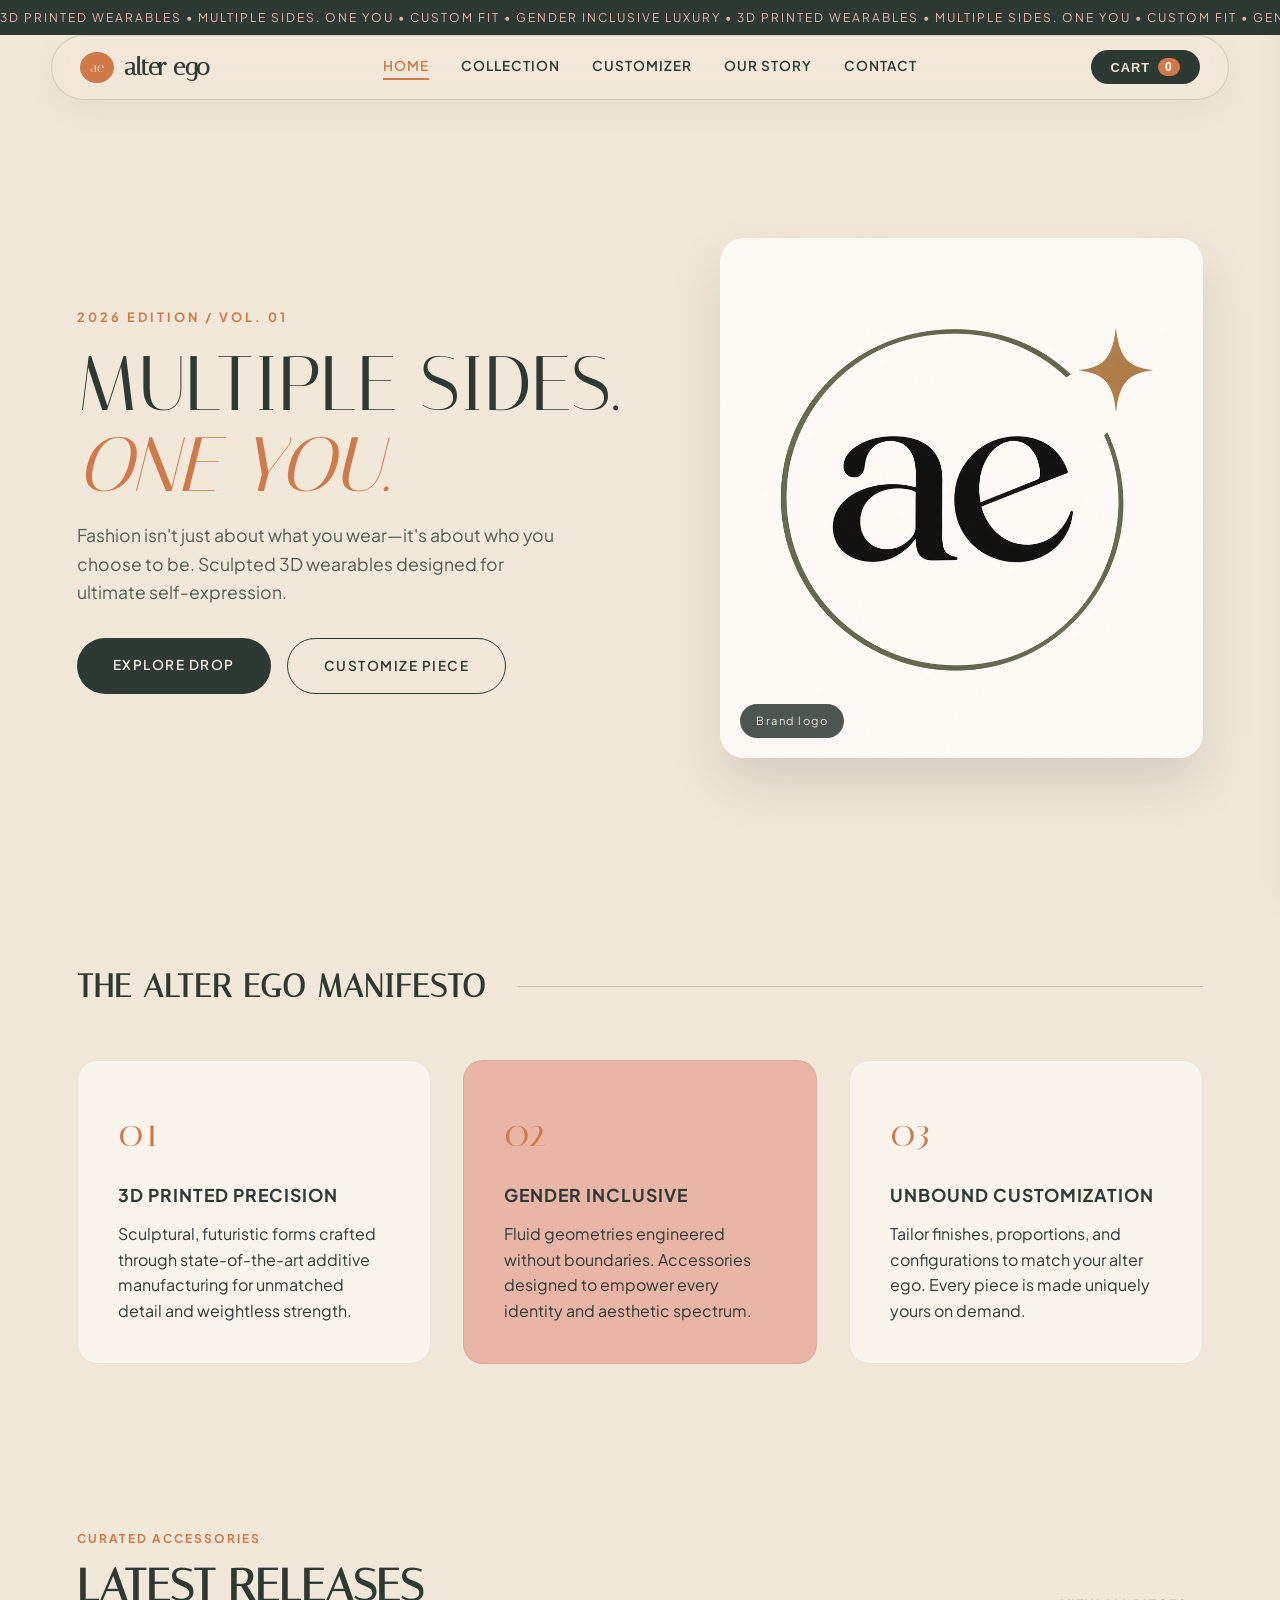
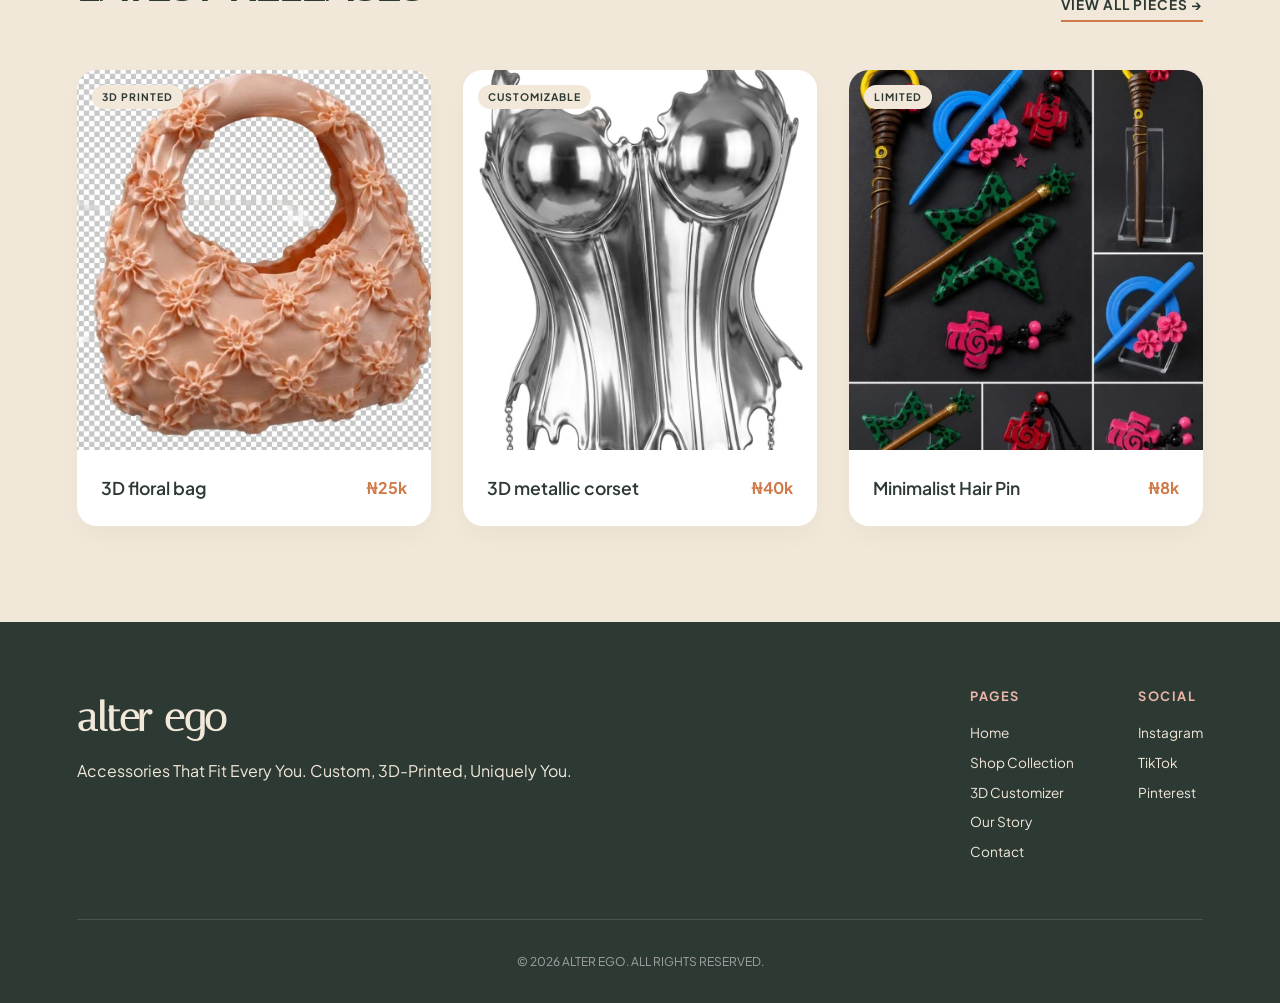
<file: index.html>
<!DOCTYPE html>
<html lang="en">
<head>
  <meta charset="UTF-8">
  <meta name="viewport" content="width=device-width, initial-scale=1.0">
  <title>ALTER EGO — 3D Luxury Wearables</title>
  
  <link rel="preconnect" href="https://fonts.googleapis.com">
  <link rel="preconnect" href="https://fonts.gstatic.com" crossorigin>
  <link href="https://fonts.googleapis.com/css2?family=Italiana&family=Plus+Jakarta+Sans:wght@300;400;500;700&display=swap" rel="stylesheet">
  
  <link rel="stylesheet" href="styles.css">
</head>
<body class="page-fade-in">

  <div class="ticker-wrap">
    <div class="ticker">
      <span>3D PRINTED WEARABLES &bull; MULTIPLE SIDES. ONE YOU &bull; CUSTOM FIT &bull; GENDER INCLUSIVE LUXURY &bull; </span>
      <span>3D PRINTED WEARABLES &bull; MULTIPLE SIDES. ONE YOU &bull; CUSTOM FIT &bull; GENDER INCLUSIVE LUXURY &bull; </span>
    </div>
  </div>

  <header class="floating-nav">
    <a href="index.html" class="brand-logo">
      <span class="logo-mark">ae</span>
      <span class="logo-text">alter ego</span>
    </a>

    <button class="mobile-menu-toggle" id="mobileMenuToggle" aria-label="Toggle menu">
      <span></span>
      <span></span>
      <span></span>
    </button>

    <nav class="nav-links" id="navLinks">
      <a href="index.html" class="active">Home</a>
      <a href="shop.html">Collection</a>
      <a href="customizer.html">Customizer</a>
      <a href="story.html">Our Story</a>
      <a href="contact.html">Contact</a>
    </nav>

    <div class="nav-actions">
      <button class="cart-trigger" id="cartBtn">
        CART <span class="cart-badge" id="cartCount">0</span>
      </button>
    </div>
  </header>

  <main>
    <section class="hero-section">
      <div class="hero-content">
        <span class="hero-tag">2026 EDITION / VOL. 01</span>
        <h1 class="hero-title">MULTIPLE SIDES.<br><em>ONE YOU.</em></h1>
        <p class="hero-description">
          Fashion isn't just about what you wear—it's about who you choose to be. 
          Sculpted 3D wearables designed for ultimate self-expression.
        </p>
        <div class="hero-actions">
          <a href="shop.html" class="btn-primary">EXPLORE DROP</a>
          <a href="customizer.html" class="btn-outline">CUSTOMIZE PIECE</a>
        </div>
      </div>

      <div class="hero-visual">
        <div class="image-frame">
          <img src="A9dhf.jpg" alt="Alter Ego Editorial Showcase" class="hero-img">
          <div class="frame-tag">Brand logo</div>
        </div>
      </div>
    </section>

    <section class="editorial-values">
      <div class="section-header">
        <h2>THE ALTER EGO MANIFESTO</h2>
        <div class="line-divider"></div>
      </div>

      <div class="values-grid">
        <div class="value-card">
          <span class="value-num">01</span>
          <h3>3D PRINTED PRECISION</h3>
          <p>Sculptural, futuristic forms crafted through state-of-the-art additive manufacturing for unmatched detail and weightless strength.</p>
        </div>

        <div class="value-card accent-card">
          <span class="value-num">02</span>
          <h3>GENDER INCLUSIVE</h3>
          <p>Fluid geometries engineered without boundaries. Accessories designed to empower every identity and aesthetic spectrum.</p>
        </div>

        <div class="value-card">
          <span class="value-num">03</span>
          <h3>UNBOUND CUSTOMIZATION</h3>
          <p>Tailor finishes, proportions, and configurations to match your alter ego. Every piece is made uniquely yours on demand.</p>
        </div>
      </div>
    </section>

    <section class="featured-curation">
      <div class="curation-header">
        <div>
          <span class="subtext">CURATED ACCESSORIES</span>
          <h2>LATEST RELEASES</h2>
        </div>
        <a href="shop.html" class="link-arrow">VIEW ALL PIECES &rarr;</a>
      </div>

      <div class="curation-grid">
        <div class="curation-card" data-id="1">
          <div class="card-image-wrap">
            <span class="card-badge">3D PRINTED</span>
            <img src="bag.jpeg" alt="3D floral bag">
            <button class="quick-add-btn" onclick="addToCart('3D FLORAL BAG')">+ QUICK ADD</button>
          </div>
          <div class="card-details">
            <h3>3D floral bag</h3>
            <span class="card-price">₦25k</span>
          </div>
        </div>

        <div class="curation-card" data-id="2">
          <div class="card-image-wrap">
            <span class="card-badge">CUSTOMIZABLE</span>
            <img src="corset.jpeg" alt="3D metallic corset">
            <button class="quick-add-btn" onclick="addToCart('3D METALLIC CORSET')">+ QUICK ADD</button>
          </div>
          <div class="card-details">
            <h3>3D metallic corset</h3>
            <span class="card-price">₦40k</span>
          </div>
        </div>

        <div class="curation-card" data-id="3">
          <div class="card-image-wrap">
            <span class="card-badge">LIMITED</span>
            <img src="pins.jpeg" alt="Futuristic Hair Pin">
            <button class="quick-add-btn" onclick="addToCart('Futuristic Hair Pin')">+ QUICK ADD</button>
          </div>
          <div class="card-details">
            <h3>Minimalist Hair Pin</h3>
            <span class="card-price">₦8k</span>
          </div>
        </div>
      </div>
    </section>
  </main>

  <div class="cart-drawer-overlay" id="cartOverlay"></div>
  <aside class="cart-drawer" id="cartDrawer">
    <div class="drawer-header">
      <h3>YOUR CART</h3>
      <button class="close-drawer" id="closeCart">&times;</button>
    </div>
    <div class="drawer-body" id="cartItemsList">
      <p class="empty-msg">Your cart is currently empty.</p>
    </div>
    <div class="drawer-footer">
      <div class="drawer-total">
        <span>Subtotal</span>
        <span id="cartSubtotal">₦0</span>
      </div>
      <button class="btn-primary checkout-btn">PROCEED TO CHECKOUT</button>
    </div>
  </aside>

  <footer class="site-footer">
    <div class="footer-top">
      <div class="footer-brand">
        <h2 class="footer-logo">alter ego</h2>
        <p>Accessories That Fit Every You. Custom, 3D-Printed, Uniquely You.</p>
      </div>
      <div class="footer-links">
        <div>
          <h4>PAGES</h4>
          <a href="index.html">Home</a>
          <a href="shop.html">Shop Collection</a>
          <a href="customizer.html">3D Customizer</a>
          <a href="story.html">Our Story</a>
          <a href="contact.html">Contact</a>
        </div>
        <div>
          <h4>SOCIAL</h4>
          <a href="#">Instagram</a>
          <a href="#">TikTok</a>
          <a href="#">Pinterest</a>
        </div>
      </div>
    </div>
    <div class="footer-bottom">
      <p>&copy; 2026 ALTER EGO. ALL RIGHTS RESERVED.</p>
    </div>
  </footer>

  <script src="script.js"></script>
</body>
</html>
</file>
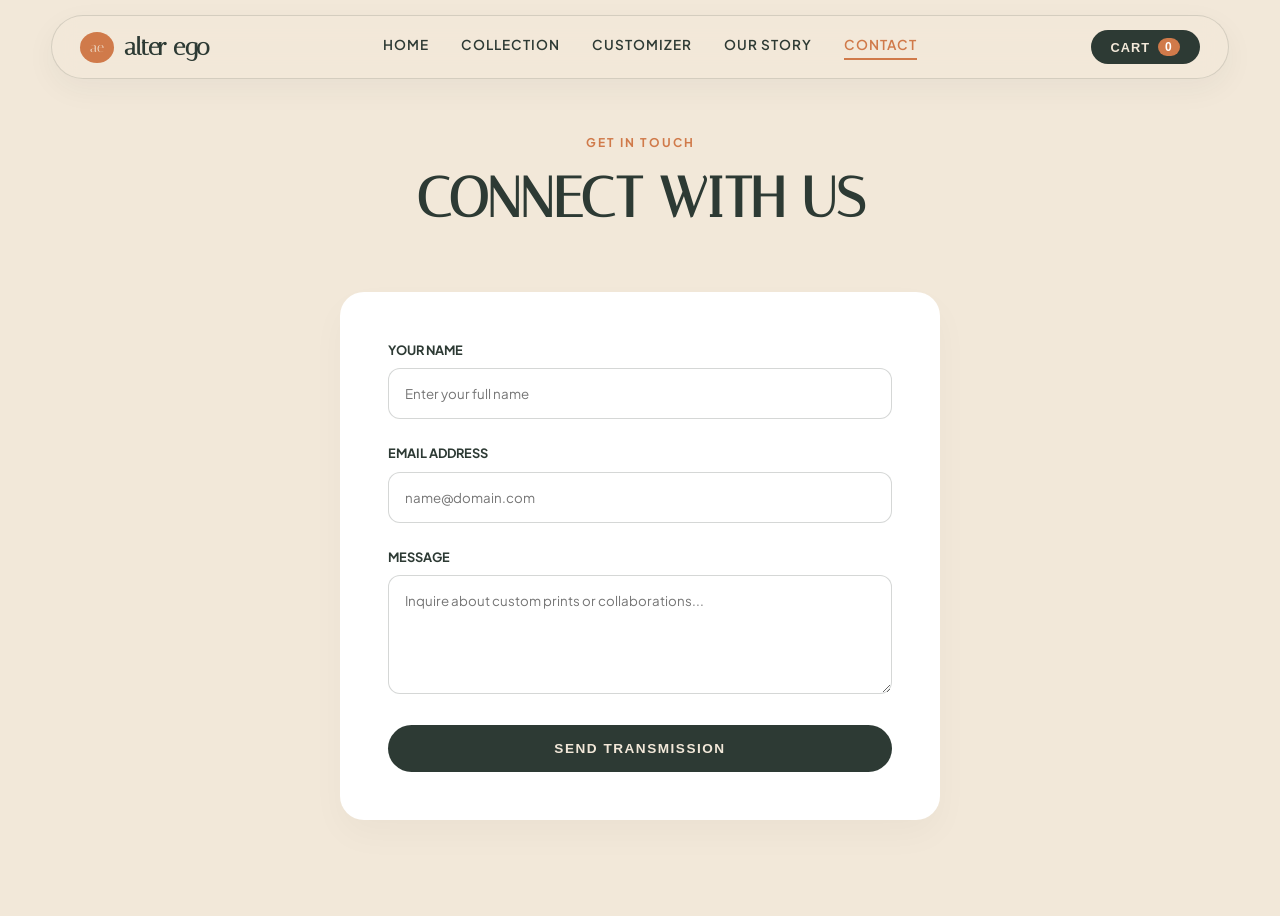
<file: contact.html>
<!DOCTYPE html>
<html lang="en">
<head>
  <meta charset="UTF-8">
  <meta name="viewport" content="width=device-width, initial-scale=1.0">
  <title>Contact — ALTER EGO</title>
  
  <link rel="preconnect" href="https://fonts.googleapis.com">
  <link rel="preconnect" href="https://fonts.gstatic.com" crossorigin>
  <link href="https://fonts.googleapis.com/css2?family=Italiana&family=Plus+Jakarta+Sans:wght@300;400;500;700&display=swap" rel="stylesheet">
  <link rel="stylesheet" href="styles.css">
  
  <style>
    .contact-form {
      display: flex;
      flex-direction: column;
      gap: 1.5rem;
      max-width: 600px;
      margin: 0 auto;
      background: #FFF;
      padding: 3rem;
      border-radius: 24px;
      box-shadow: 0 15px 35px rgba(0,0,0,0.03);
    }
    .contact-form input, .contact-form textarea {
      width: 100%;
      padding: 1rem;
      border: 1px solid rgba(45,58,52,0.2);
      border-radius: 12px;
      font-family: inherit;
    }
  </style>
</head>
<body>

  <header class="floating-nav">
    <a href="index.html" class="brand-logo">
      <span class="logo-mark">ae</span>
      <span class="logo-text">alter ego</span>
    </a>

    <button class="mobile-menu-toggle" id="mobileMenuToggle" aria-label="Toggle menu">
      <span></span>
      <span></span>
      <span></span>
    </button>

    <nav class="nav-links" id="navLinks">
      <a href="index.html">Home</a>
      <a href="shop.html">Collection</a>
      <a href="customizer.html">Customizer</a>
      <a href="story.html">Our Story</a>
      <a href="contact.html" class="active">Contact</a>
    </nav>
    <div class="nav-actions">
      <button class="cart-trigger" id="cartBtn">
        CART <span class="cart-badge" id="cartCount">0</span>
      </button>
    </div>
  </header>

  <main style="padding: 4rem 6% 6rem;">
    <div style="text-align: center; margin-bottom: 3rem;">
      <span class="subtext">GET IN TOUCH</span>
      <h1 style="font-family: var(--font-heading); font-size: 3.5rem;">CONNECT WITH US</h1>
    </div>

    <form class="contact-form" onsubmit="event.preventDefault(); alert('Message Sent!');">
      <div>
        <label style="font-size: 0.8rem; font-weight: 700; display: block; margin-bottom: 0.5rem;">YOUR NAME</label>
        <input type="text" placeholder="Enter your full name" required>
      </div>
      <div>
        <label style="font-size: 0.8rem; font-weight: 700; display: block; margin-bottom: 0.5rem;">EMAIL ADDRESS</label>
        <input type="email" placeholder="name@domain.com" required>
      </div>
      <div>
        <label style="font-size: 0.8rem; font-weight: 700; display: block; margin-bottom: 0.5rem;">MESSAGE</label>
        <textarea rows="5" placeholder="Inquire about custom prints or collaborations..." required></textarea>
      </div>
      <button type="submit" class="btn-primary" style="cursor: pointer; border: none;">SEND TRANSMISSION</button>
    </form>
  </main>

  <script src="script.js"></script>
</body>
</html>
</file>
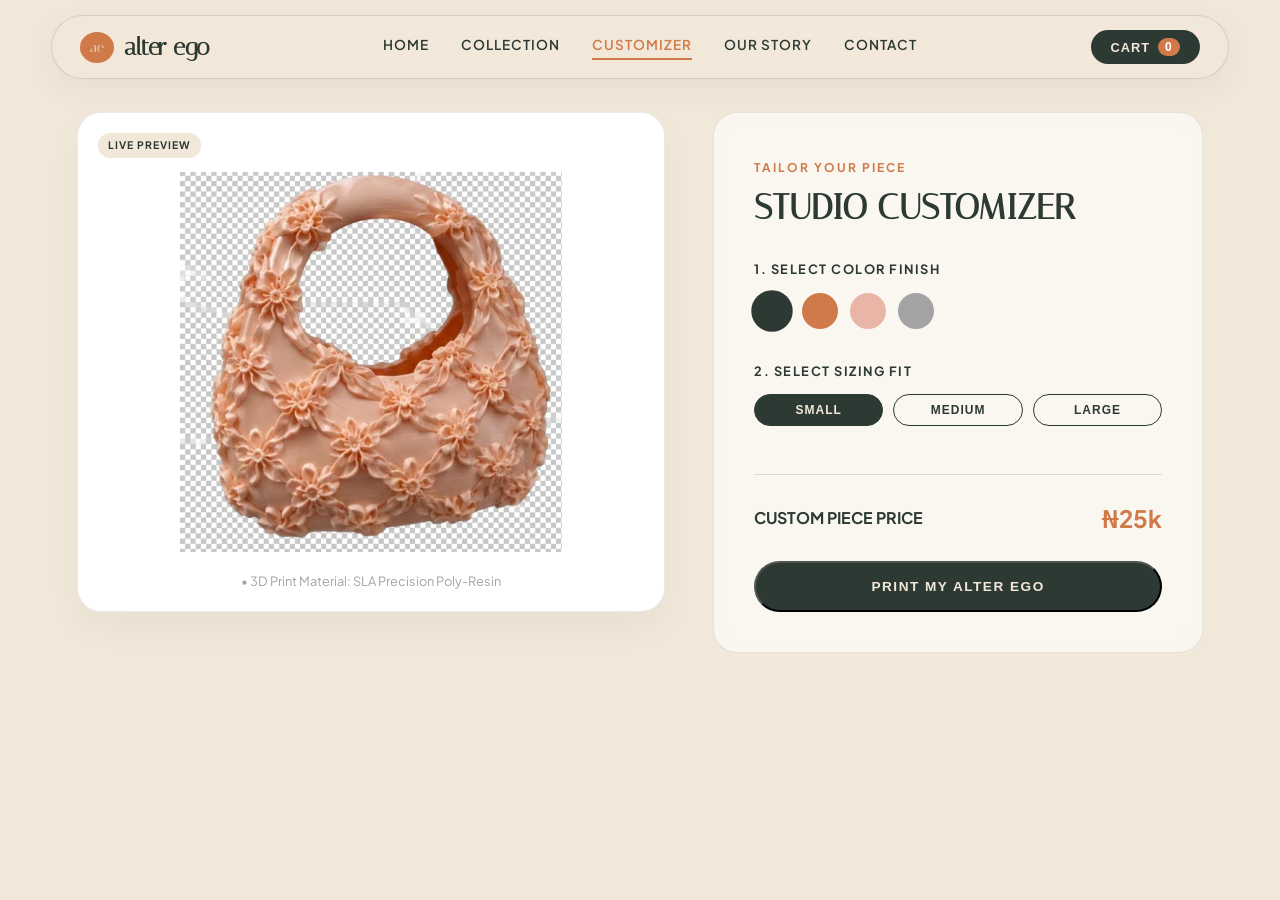
<file: customizer.html>
<!DOCTYPE html>
<html lang="en">
<head>
  <meta charset="UTF-8">
  <meta name="viewport" content="width=device-width, initial-scale=1.0">
  <title>3D Customizer — ALTER EGO</title>
  
  <link rel="preconnect" href="https://fonts.googleapis.com">
  <link rel="preconnect" href="https://fonts.gstatic.com" crossorigin>
  <link href="https://fonts.googleapis.com/css2?family=Italiana&family=Plus+Jakarta+Sans:wght@300;400;500;700&display=swap" rel="stylesheet">
  <link rel="stylesheet" href="styles.css">
  
  <style>
    .customizer-layout {
      display: grid;
      grid-template-columns: 1.2fr 1fr;
      gap: 3rem;
      padding: 3rem 6% 6rem;
      align-items: start;
    }
    .preview-box {
      background: #FFF;
      border-radius: 24px;
      height: 500px;
      display: flex;
      flex-direction: column;
      align-items: center;
      justify-content: center;
      position: relative;
      box-shadow: 0 15px 35px rgba(0,0,0,0.04);
      border: 1px solid rgba(45,58,52,0.1);
    }
    .preview-box img {
      max-height: 380px;
      object-fit: contain;
      transition: filter 0.5s ease;
    }
    .controls-panel {
      background: rgba(255,255,255,0.6);
      backdrop-filter: blur(10px);
      padding: 2.5rem;
      border-radius: 24px;
      border: 1px solid rgba(45,58,52,0.1);
    }
    .option-group {
      margin-bottom: 2rem;
    }
    .option-group label {
      font-size: 0.8rem;
      letter-spacing: 1.5px;
      font-weight: 700;
      display: block;
      margin-bottom: 0.8rem;
    }
    .color-swatches {
      display: flex;
      gap: 12px;
    }
    .swatch {
      width: 36px;
      height: 36px;
      border-radius: 50%;
      cursor: pointer;
      border: 2px solid transparent;
      transition: transform 0.2s;
    }
    .swatch.active {
      border-color: var(--color-charcoal);
      transform: scale(1.15);
    }
  </style>
</head>
<body>

  <header class="floating-nav">
    <a href="index.html" class="brand-logo">
      <span class="logo-mark">ae</span>
      <span class="logo-text">alter ego</span>
    </a>

    <button class="mobile-menu-toggle" id="mobileMenuToggle" aria-label="Toggle menu">
      <span></span>
      <span></span>
      <span></span>
    </button>

    <nav class="nav-links" id="navLinks">
      <a href="index.html">Home</a>
      <a href="shop.html">Collection</a>
      <a href="customizer.html" class="active">Customizer</a>
      <a href="story.html">Our Story</a>
      <a href="contact.html">Contact</a>
    </nav>
    <div class="nav-actions">
      <button class="cart-trigger" id="cartBtn">
        CART <span class="cart-badge" id="cartCount">0</span>
      </button>
    </div>
  </header>

  <main class="customizer-layout">
    
    <div class="preview-box">
      <span class="card-badge" style="position: absolute; top: 20px; left: 20px;">LIVE PREVIEW</span>
      <img id="customItemPreview" src="bag.jpeg" alt="Customizer Model">
      <div style="position: absolute; bottom: 20px; text-align: center; font-size: 0.8rem; color: var(--color-slate-gray);">
        &bull; 3D Print Material: SLA Precision Poly-Resin
      </div>
    </div>

    <div class="controls-panel">
      <span class="subtext">TAILOR YOUR PIECE</span>
      <h1 style="font-family: var(--font-heading); font-size: 2.2rem; margin-bottom: 1.5rem;">STUDIO CUSTOMIZER</h1>

      <div class="option-group">
        <label>1. SELECT COLOR FINISH</label>
        <div class="color-swatches">
          <div class="swatch active" style="background: #2D3A34;" onclick="changeColor('#2D3A34', this)" title="Charcoal"></div>
          <div class="swatch" style="background: #D07A4A;" onclick="changeColor('#D07A4A', this)" title="Terracotta"></div>
          <div class="swatch" style="background: #E9B5A7;" onclick="changeColor('#E9B5A7', this)" title="Dusty Rose"></div>
          <div class="swatch" style="background: #A3A3A3;" onclick="changeColor('#A3A3A3', this)" title="Slate Gray"></div>
        </div>
      </div>

      <div class="option-group">
        <label>2. SELECT SIZING FIT</label>
        <div style="display: flex; gap: 10px;">
          <button class="filter-chip active" style="flex: 1;" onclick="changeSize(this)">SMALL</button>
          <button class="filter-chip" style="flex: 1;" onclick="changeSize(this)">MEDIUM</button>
          <button class="filter-chip" style="flex: 1;" onclick="changeSize(this)">LARGE</button>
        </div>
      </div>

      <div style="margin-top: 3rem; padding-top: 1.5rem; border-top: 1px solid rgba(45,58,52,0.15);">
        <div style="display: flex; justify-content: space-between; align-items: center; margin-bottom: 1.5rem;">
          <span style="font-weight: 700;">CUSTOM PIECE PRICE</span>
          <span style="font-size: 1.5rem; color: var(--color-terracotta); font-weight: 700;">₦25k</span>
        </div>
        <button class="btn-primary" style="width: 100%; text-align: center;" onclick="addToCart('Customized 3D Wearable')">PRINT MY ALTER EGO</button>
      </div>
    </div>

  </main>

  <script src="script.js"></script>
  <script>
    let customizerState = {
      color: '#2D3A34',
      size: 'SMALL'
    };

    const colorMap = {
      '#2D3A34': 'charcoal',
      '#D07A4A': 'terracotta',
      '#E9B5A7': 'rose',
      '#A3A3A3': 'gray'
    };

    function changeColor(colorHex, swatchEl) {
      document.querySelectorAll('.swatch').forEach(s => s.classList.remove('active'));
      swatchEl.classList.add('active');
      customizerState.color = colorHex;
      updatePreview();
    }

    function changeSize(sizeBtn) {
      document.querySelectorAll('.filter-chip').forEach(btn => btn.classList.remove('active'));
      sizeBtn.classList.add('active');
      customizerState.size = sizeBtn.textContent;
      updatePreview();
    }

    function updatePreview() {
      const preview = document.getElementById('customItemPreview');
      const colorName = colorMap[customizerState.color] || 'charcoal';
      const sizeClass = customizerState.size.toLowerCase();
      preview.style.filter = `hue-rotate(${getHueRotation(customizerState.color)}deg)`;
      preview.style.opacity = '1';
      preview.style.transition = 'filter 0.5s ease';
    }

    function getHueRotation(colorHex) {
      const hueMap = {
        '#2D3A34': 0,
        '#D07A4A': 25,
        '#E9B5A7': 10,
        '#A3A3A3': 0
      };
      return hueMap[colorHex] || 0;
    }
  </script>
</body>
</html>
</file>
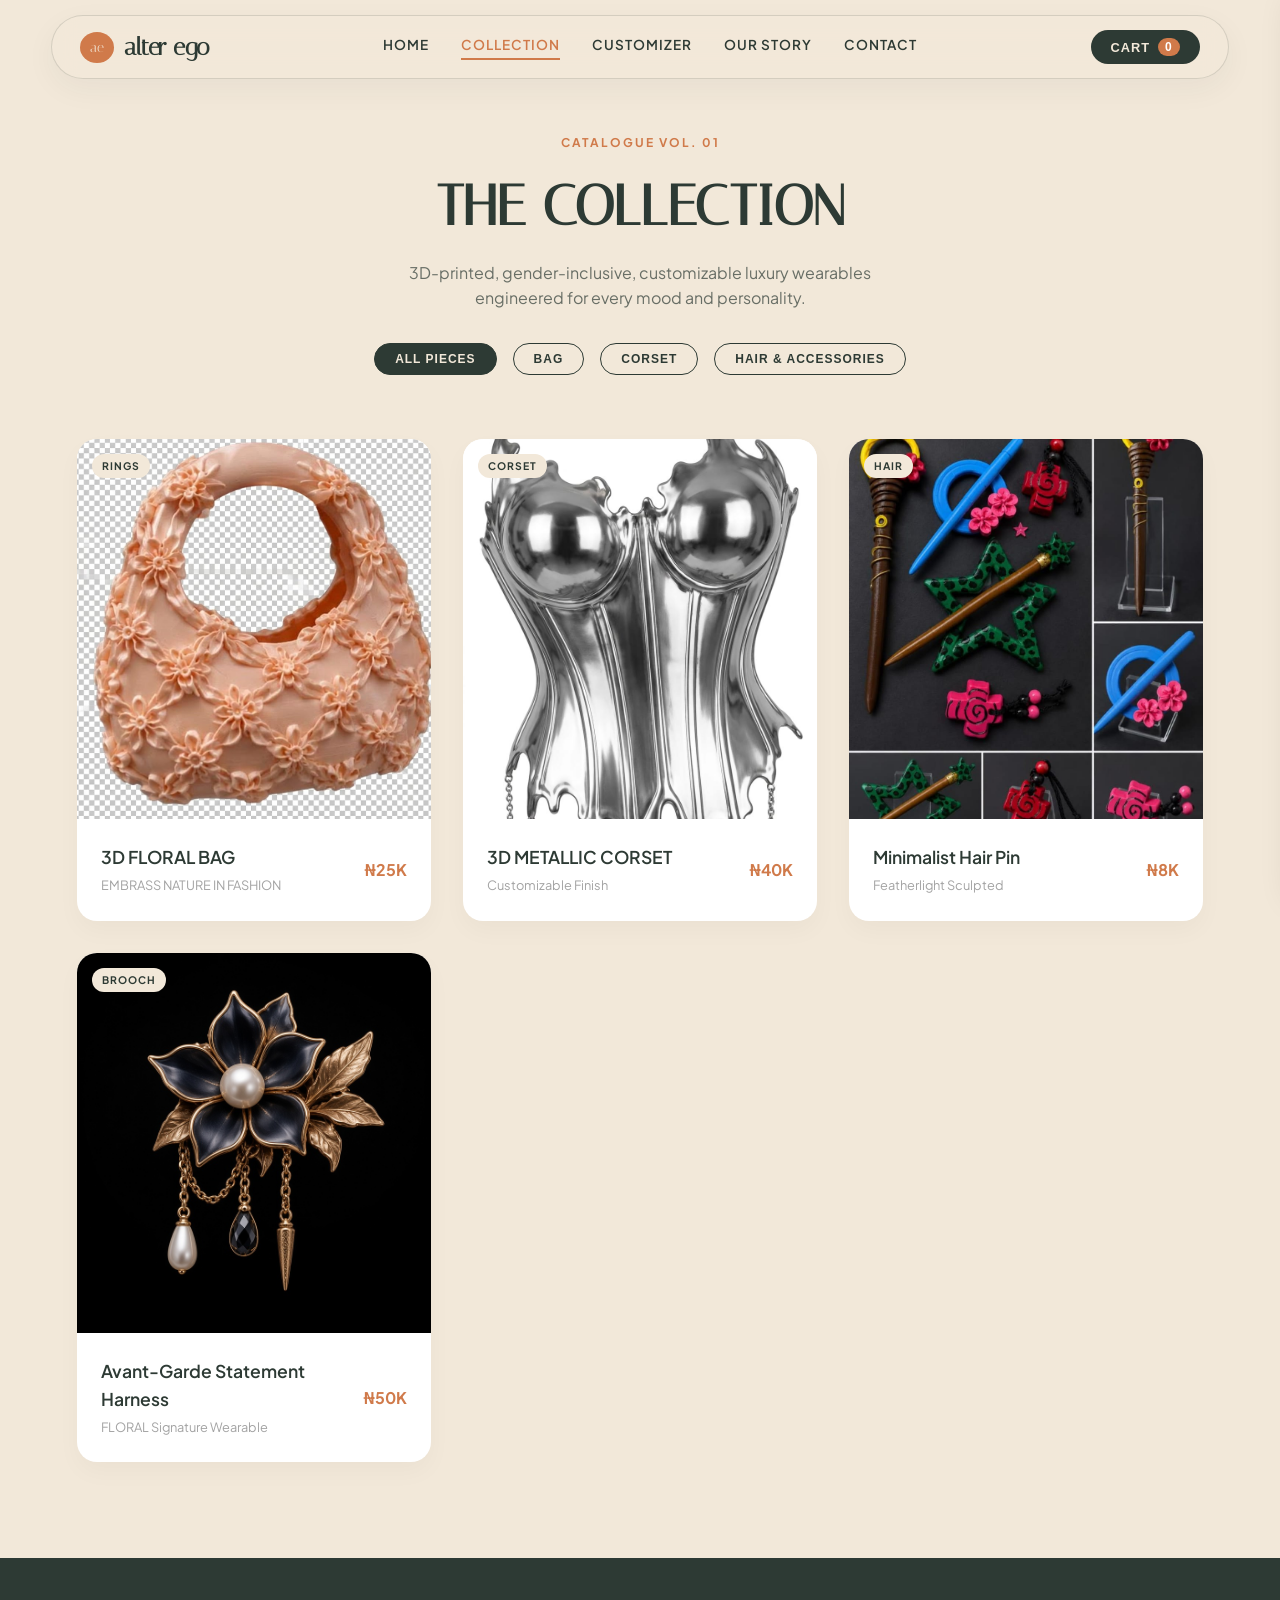
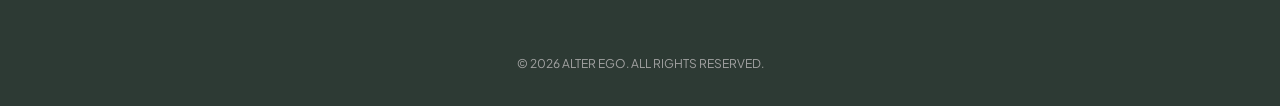
<file: shop.html>
<!DOCTYPE html>
<html lang="en">
<head>
  <meta charset="UTF-8">
  <meta name="viewport" content="width=device-width, initial-scale=1.0">
  <title>Collection — ALTER EGO</title>
  
  <link rel="preconnect" href="https://fonts.googleapis.com">
  <link rel="preconnect" href="https://fonts.gstatic.com" crossorigin>
  <link href="https://fonts.googleapis.com/css2?family=Italiana&family=Plus+Jakarta+Sans:wght@300;400;500;700&display=swap" rel="stylesheet">
  <link rel="stylesheet" href="styles.css">
</head>
<body>

  <header class="floating-nav">
    <a href="index.html" class="brand-logo">
      <span class="logo-mark">ae</span>
      <span class="logo-text">alter ego</span>
    </a>

    <button class="mobile-menu-toggle" id="mobileMenuToggle" aria-label="Toggle menu">
      <span></span>
      <span></span>
      <span></span>
    </button>

    <nav class="nav-links" id="navLinks">
      <a href="index.html">Home</a>
      <a href="shop.html" class="active">Collection</a>
      <a href="customizer.html">Customizer</a>
      <a href="story.html">Our Story</a>
      <a href="contact.html">Contact</a>
    </nav>
    <div class="nav-actions">
      <button class="cart-trigger" id="cartBtn">
        CART <span class="cart-badge" id="cartCount">0</span>
      </button>
    </div>
  </header>

  <section class="page-header" style="padding: 4rem 6% 2rem; text-align: center;">
    <span class="subtext">CATALOGUE VOL. 01</span>
    <h1 style="font-family: var(--font-heading); font-size: 3.5rem; margin-top: 0.5rem;">THE COLLECTION</h1>
    <p style="color: rgba(45,58,52,0.7); max-width: 500px; margin: 0.5rem auto 2rem;">
      3D-printed, gender-inclusive, customizable luxury wearables engineered for every mood and personality.
    </p>

    <div style="display: flex; justify-content: center; gap: 1rem; flex-wrap: wrap;">
      <button class="filter-chip active" onclick="filterShop('all', this)">ALL PIECES</button>
      <button class="filter-chip" onclick="filterShop('BAG', this)">BAG</button>
      <button class="filter-chip" onclick="filterShop('CORSET', this)">CORSET</button>
      <button class="filter-chip" onclick="filterShop('hair', this)">HAIR & ACCESSORIES</button>
    </div>
  </section>

  <section style="padding: 2rem 6% 6rem;">
    <div class="curation-grid" id="shopGrid">
      
      <div class="curation-card shop-item" data-category="BAG">
        <div class="card-image-wrap">
          <span class="card-badge">RINGS</span>
          <img src="bag.jpeg" alt="BAG">
          <button class="quick-add-btn" onclick="addToCart('3D FLORAL BAG')">+ ADD TO CART</button>
        </div>
        <div class="card-details">
          <div>
            <h3>3D FLORAL BAG</h3>
            <span style="font-size: 0.8rem; color: var(--color-slate-gray);">EMBRASS NATURE IN FASHION</span>
          </div>
          <span class="card-price">₦25K</span>
        </div>
      </div>

      <div class="curation-card shop-item" data-category="CORSET">
        <div class="card-image-wrap">
          <span class="card-badge">CORSET</span>
          <img src="corset.jpeg" alt="METALLIC CORSET">
          <button class="quick-add-btn" onclick="addToCart('3D METALLIC CORSET')">+ ADD TO CART</button>
        </div>
        <div class="card-details">
          <div>
            <h3>3D METALLIC CORSET</h3>
            <span style="font-size: 0.8rem; color: var(--color-slate-gray);">Customizable Finish</span>
          </div>
          <span class="card-price">₦40K</span>
        </div>
      </div>

      <div class="curation-card shop-item" data-category="hair">
        <div class="card-image-wrap">
          <span class="card-badge">HAIR</span>
          <img src="pins.jpeg" alt="Minimalist Hair Pin">
          <button class="quick-add-btn" onclick="addToCart('Minimalist Hair Pin')">+ ADD TO CART</button>
        </div>
        <div class="card-details">
          <div>
            <h3>Minimalist Hair Pin</h3>
            <span style="font-size: 0.8rem; color: var(--color-slate-gray);">Featherlight Sculpted</span>
          </div>
          <span class="card-price">₦8K</span>
        </div>
      </div>

      <div class="curation-card shop-item" data-category="wearables">
        <div class="card-image-wrap">
          <span class="card-badge">BROOCH</span>
          <img src="BROOCH.jpeg" alt="BROOCH">
          <button class="quick-add-btn" onclick="addToCart('FLORAL BROOCH')">+ ADD TO CART</button>
        </div>
        <div class="card-details">
          <div>
            <h3>Avant-Garde Statement Harness</h3>
            <span style="font-size: 0.8rem; color: var(--color-slate-gray);">FLORAL Signature Wearable</span>
          </div>
          <span class="card-price">₦50K</span>
        </div>
      </div>

    </div>
  </section>

  <div class="cart-drawer-overlay" id="cartOverlay"></div>
  <aside class="cart-drawer" id="cartDrawer">
    <div class="drawer-header">
      <h3>YOUR CART</h3>
      <button class="close-drawer" id="closeCart">&times;</button>
    </div>
    <div class="drawer-body" id="cartItemsList">
      <p class="empty-msg">Your cart is currently empty.</p>
    </div>
    <div class="drawer-footer">
      <div class="drawer-total">
        <span>Subtotal</span>
        <span id="cartSubtotal">₦0.00</span>
      </div>
      <button class="btn-primary checkout-btn">PROCEED TO CHECKOUT</button>
    </div>
  </aside>

  <footer class="site-footer">
    <div class="footer-bottom">
      <p>&copy; 2026 ALTER EGO. ALL RIGHTS RESERVED.</p>
    </div>
  </footer>

  <script src="script.js"></script>
  <script>
    function filterShop(category, btn) {
      document.querySelectorAll('.filter-chip').forEach(b => b.classList.remove('active'));
      btn.classList.add('active');
      
      const items = document.querySelectorAll('.shop-item');
      items.forEach(item => {
        if(category === 'all' || item.dataset.category === category) {
          item.style.display = 'block';
        } else {
          item.style.display = 'none';
        }
      });
    }
  </script>
</body>
</html>
</file>
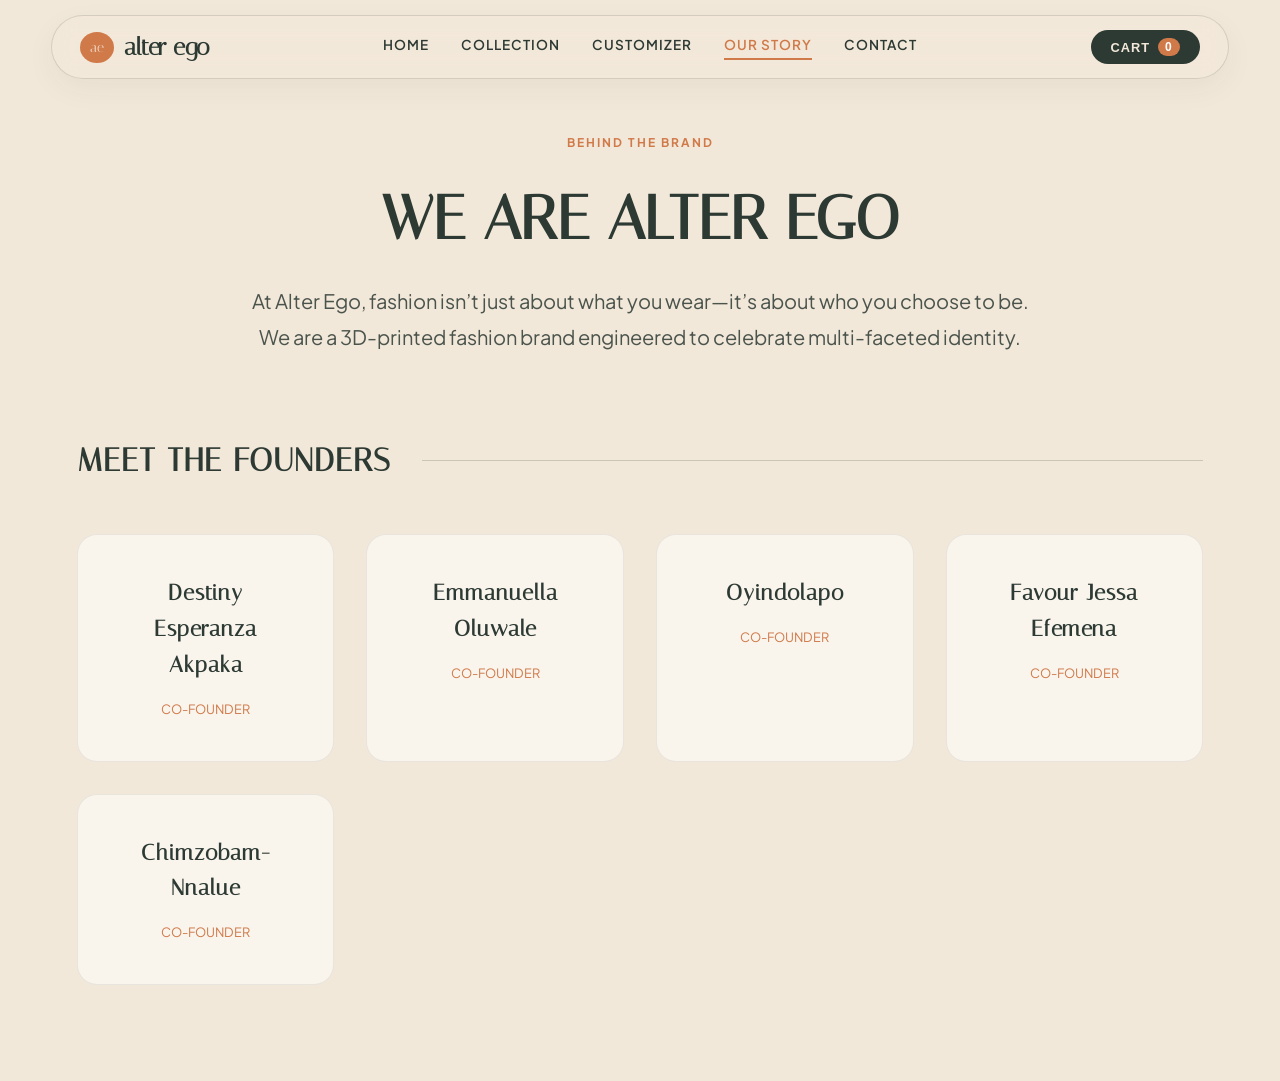
<file: story.html>
<!DOCTYPE html>
<html lang="en">
<head>
  <meta charset="UTF-8">
  <meta name="viewport" content="width=device-width, initial-scale=1.0">
  <title>Our Story — ALTER EGO</title>
  
  <link rel="preconnect" href="https://fonts.googleapis.com">
  <link rel="preconnect" href="https://fonts.gstatic.com" crossorigin>
  <link href="https://fonts.googleapis.com/css2?family=Italiana&family=Plus+Jakarta+Sans:wght@300;400;500;700&display=swap" rel="stylesheet">
  <link rel="stylesheet" href="styles.css">
</head>
<body>

  <header class="floating-nav">
    <a href="index.html" class="brand-logo">
      <span class="logo-mark">ae</span>
      <span class="logo-text">alter ego</span>
    </a>

    <button class="mobile-menu-toggle" id="mobileMenuToggle" aria-label="Toggle menu">
      <span></span>
      <span></span>
      <span></span>
    </button>

    <nav class="nav-links" id="navLinks">
      <a href="index.html">Home</a>
      <a href="shop.html">Collection</a>
      <a href="customizer.html">Customizer</a>
      <a href="story.html" class="active">Our Story</a>
      <a href="contact.html">Contact</a>
    </nav>
    <div class="nav-actions">
      <button class="cart-trigger" id="cartBtn">
        CART <span class="cart-badge" id="cartCount">0</span>
      </button>
    </div>
  </header>

  <main style="padding: 4rem 6% 6rem;">
    
    <section style="max-width: 800px; margin: 0 auto 5rem; text-align: center;">
      <span class="subtext">BEHIND THE BRAND</span>
      <h1 style="font-family: var(--font-heading); font-size: 3.8rem; margin: 1rem 0;">WE ARE ALTER EGO</h1>
      <p style="font-size: 1.25rem; line-height: 1.8; color: rgba(45,58,52,0.85);">
        At Alter Ego, fashion isn’t just about what you wear—it’s about who you choose to be. 
        We are a 3D-printed fashion brand engineered to celebrate multi-faceted identity.
      </p>
    </section>

    <section>
      <div class="section-header">
        <h2>MEET THE FOUNDERS</h2>
        <div class="line-divider"></div>
      </div>

      <div style="display: grid; grid-template-columns: repeat(auto-fit, minmax(200px, 1fr)); gap: 2rem;">
        <div class="value-card" style="text-align: center;">
          <h3 style="font-family: var(--font-heading); font-size: 1.4rem;">Destiny Esperanza Akpaka</h3>
          <span style="font-size: 0.8rem; color: var(--color-terracotta);">CO-FOUNDER</span>
        </div>
        <div class="value-card" style="text-align: center;">
          <h3 style="font-family: var(--font-heading); font-size: 1.4rem;">Emmanuella Oluwale</h3>
          <span style="font-size: 0.8rem; color: var(--color-terracotta);">CO-FOUNDER</span>
        </div>
        <div class="value-card" style="text-align: center;">
          <h3 style="font-family: var(--font-heading); font-size: 1.4rem;">Oyindolapo</h3>
          <span style="font-size: 0.8rem; color: var(--color-terracotta);">CO-FOUNDER</span>
        </div>
        <div class="value-card" style="text-align: center;">
          <h3 style="font-family: var(--font-heading); font-size: 1.4rem;">Favour Jessa Efemena</h3>
          <span style="font-size: 0.8rem; color: var(--color-terracotta);">CO-FOUNDER</span>
        </div>
        <div class="value-card" style="text-align: center;">
          <h3 style="font-family: var(--font-heading); font-size: 1.4rem;">Chimzobam-Nnalue</h3>
          <span style="font-size: 0.8rem; color: var(--color-terracotta);">CO-FOUNDER</span>
        </div>
      </div>
    </section>

  </main>

  <script src="script.js"></script>
</body>
</html>
</file>
<file: styles.css>
/* RESET & BRAND VARIABLES */
:root {
  --color-slate-gray: #A3A3A3;
  --color-terracotta: #D07A4A;
  --color-cream: #F2E8D9;
  --color-charcoal: #2D3A34;
  --color-dusty-rose: #E9B5A7;
  
  --font-heading: 'Italiana', serif;
  --font-body: 'Plus Jakarta Sans', sans-serif;
}

* {
  margin: 0;
  padding: 0;
  box-sizing: border-box;
}

body {
  background-color: var(--color-cream);
  color: var(--color-charcoal);
  font-family: var(--font-body);
  line-height: 1.6;
  overflow-x: hidden;
  -webkit-font-smoothing: antialiased;
  -moz-osx-font-smoothing: grayscale;
}

/* MARQUEE TICKER */
.ticker-wrap {
  background-color: var(--color-charcoal);
  color: var(--color-dusty-rose);
  font-size: 0.75rem;
  letter-spacing: 2px;
  overflow: hidden;
  padding: 8px 0;
  white-space: nowrap;
}

.ticker {
  display: inline-block;
  animation: ticker 25s linear infinite;
}

@keyframes ticker {
  0% { transform: translateX(0); }
  100% { transform: translateX(-50%); }
}

/* FLOATING NAV */
.floating-nav {
  position: sticky;
  top: 15px;
  margin: 0 4%;
  padding: 12px 28px;
  background: rgba(242, 232, 217, 0.85);
  backdrop-filter: blur(12px);
  border: 1px solid rgba(45, 58, 52, 0.15);
  border-radius: 50px;
  display: flex;
  justify-content: space-between;
  align-items: center;
  gap: 20px;
  z-index: 1000;
  box-shadow: 0 10px 30px rgba(45, 58, 52, 0.05);
}

.nav-links {
  display: flex;
  align-items: center;
  justify-content: center;
  flex-wrap: wrap;
}

.nav-actions {
  display: flex;
  align-items: center;
}

.brand-logo {
  text-decoration: none;
  display: flex;
  align-items: center;
  gap: 10px;
}

.logo-mark {
  background: var(--color-terracotta);
  color: var(--color-cream);
  font-family: var(--font-heading);
  padding: 4px 10px;
  border-radius: 50%;
  font-size: 0.9rem;
}

.logo-text {
  font-family: var(--font-heading);
  font-size: 1.5rem;
  font-weight: 700;
  letter-spacing: -0.5px;
  color: var(--color-charcoal);
}

.nav-links a {
  text-decoration: none;
  color: var(--color-charcoal);
  margin: 0 16px;
  font-size: 0.85rem;
  font-weight: 600;
  letter-spacing: 1px;
  text-transform: uppercase;
  transition: all 0.3s ease;
  position: relative;
  padding-bottom: 4px;
}

.nav-links a::after {
  content: '';
  position: absolute;
  bottom: 0;
  left: 0;
  width: 0;
  height: 2px;
  background: var(--color-terracotta);
  transition: width 0.3s ease;
}

.nav-links a:hover::after,
.nav-links a.active::after {
  width: 100%;
}

.nav-links a:hover, .nav-links a.active {
  color: var(--color-terracotta);
}

.cart-trigger {
  background: var(--color-charcoal);
  color: var(--color-cream);
  border: none;
  padding: 8px 20px;
  border-radius: 20px;
  font-size: 0.8rem;
  letter-spacing: 1px;
  cursor: pointer;
  display: flex;
  align-items: center;
  gap: 8px;
  transition: all 0.3s ease;
  font-weight: 600;
}

.cart-trigger:hover {
  background: var(--color-terracotta);
  transform: translateY(-2px);
  box-shadow: 0 8px 16px rgba(208, 122, 74, 0.2);
}

.cart-trigger:active {
  transform: translateY(0);
}

.cart-badge {
  background: var(--color-terracotta);
  color: white;
  padding: 2px 7px;
  border-radius: 10px;
  font-size: 0.75rem;
}

/* HERO SECTION */
.hero-section {
  display: grid;
  grid-template-columns: 1.2fr 1fr;
  padding: 5rem 6% 3rem;
  align-items: center;
  gap: 4rem;
  min-height: 85vh;
}

.hero-tag {
  color: var(--color-terracotta);
  font-size: 0.8rem;
  letter-spacing: 3px;
  font-weight: 700;
}

.hero-title {
  font-family: var(--font-heading);
  font-size: 4.8rem;
  line-height: 1.05;
  margin: 1rem 0;
  font-weight: 400;
}

.hero-title em {
  font-style: italic;
  color: var(--color-terracotta);
}

.hero-description {
  font-size: 1.1rem;
  max-width: 480px;
  margin-bottom: 2rem;
  color: rgba(45, 58, 52, 0.8);
}

.hero-actions {
  display: flex;
  gap: 1rem;
}

.btn-primary {
  background: var(--color-charcoal);
  color: var(--color-cream);
  padding: 16px 36px;
  border-radius: 40px;
  text-decoration: none;
  font-size: 0.85rem;
  letter-spacing: 1.5px;
  font-weight: 600;
  transition: transform 0.3s, background 0.3s;
}

.btn-primary:hover {
  background: var(--color-terracotta);
  transform: translateY(-3px);
}

.btn-outline {
  border: 1px solid var(--color-charcoal);
  color: var(--color-charcoal);
  padding: 16px 36px;
  border-radius: 40px;
  text-decoration: none;
  font-size: 0.85rem;
  letter-spacing: 1.5px;
  font-weight: 600;
  transition: all 0.3s;
}

.btn-outline:hover {
  background: var(--color-dusty-rose);
  border-color: var(--color-dusty-rose);
}

.hero-visual {
  position: relative;
}

.image-frame {
  position: relative;
  border-radius: 24px;
  overflow: hidden;
  box-shadow: 0 25px 50px rgba(45, 58, 52, 0.15);
}

.hero-img {
  width: 100%;
  height: 520px;
  object-fit: cover;
  display: block;
}

.frame-tag {
  position: absolute;
  bottom: 20px;
  left: 20px;
  background: rgba(45, 58, 52, 0.85);
  backdrop-filter: blur(8px);
  color: var(--color-cream);
  padding: 8px 16px;
  font-size: 0.7rem;
  letter-spacing: 1.5px;
  border-radius: 20px;
}

/* EDITORIAL VALUES */
.editorial-values {
  padding: 6rem 6%;
}

.section-header {
  display: flex;
  align-items: center;
  gap: 2rem;
  margin-bottom: 3rem;
}

.section-header h2 {
  font-family: var(--font-heading);
  font-size: 2rem;
  letter-spacing: 1px;
}

.line-divider {
  flex-grow: 1;
  height: 1px;
  background: rgba(45, 58, 52, 0.2);
}

.values-grid {
  display: grid;
  grid-template-columns: repeat(3, 1fr);
  gap: 2rem;
}

.value-card {
  background: rgba(255, 255, 255, 0.5);
  padding: 2.5rem;
  border-radius: 20px;
  border: 1px solid rgba(45, 58, 52, 0.08);
}

.value-card.accent-card {
  background: var(--color-dusty-rose);
}

.value-num {
  font-family: var(--font-heading);
  font-size: 2.5rem;
  color: var(--color-terracotta);
  display: block;
  margin-bottom: 1rem;
}

.value-card h3 {
  font-size: 1.1rem;
  letter-spacing: 1px;
  margin-bottom: 0.75rem;
}

/* CURATION SECTION */
.featured-curation {
  padding: 4rem 6% 6rem;
}

.curation-header {
  display: flex;
  justify-content: space-between;
  align-items: flex-end;
  margin-bottom: 3rem;
}

.subtext {
  color: var(--color-terracotta);
  font-size: 0.75rem;
  letter-spacing: 2px;
  font-weight: 700;
}

.curation-header h2 {
  font-family: var(--font-heading);
  font-size: 2.8rem;
}

.link-arrow {
  color: var(--color-charcoal);
  text-decoration: none;
  font-weight: 700;
  font-size: 0.85rem;
  letter-spacing: 1px;
  border-bottom: 2px solid var(--color-terracotta);
  padding-bottom: 4px;
}

.curation-grid {
  display: grid;
  grid-template-columns: repeat(3, 1fr);
  gap: 2rem;
}

.curation-card {
  background: #FFF;
  border-radius: 20px;
  overflow: hidden;
  box-shadow: 0 10px 25px rgba(0,0,0,0.03);
  transition: all 0.4s ease;
  cursor: pointer;
}

.curation-card:hover {
  transform: translateY(-12px);
  box-shadow: 0 20px 40px rgba(0,0,0,0.1);
}

.card-image-wrap {
  position: relative;
  height: 380px;
}

.card-image-wrap img {
  width: 100%;
  height: 100%;
  object-fit: cover;
}

.card-badge {
  position: absolute;
  top: 15px;
  left: 15px;
  background: var(--color-cream);
  color: var(--color-charcoal);
  font-size: 0.65rem;
  padding: 4px 10px;
  border-radius: 12px;
  font-weight: 700;
  letter-spacing: 1px;
}

.quick-add-btn {
  position: absolute;
  bottom: 15px;
  left: 50%;
  transform: translateX(-50%);
  width: 85%;
  background: var(--color-charcoal);
  color: var(--color-cream);
  border: none;
  padding: 12px;
  border-radius: 30px;
  font-size: 0.75rem;
  font-weight: 700;
  letter-spacing: 1px;
  cursor: pointer;
  opacity: 0;
  transition: all 0.3s ease;
}

.curation-card:hover .quick-add-btn {
  opacity: 1;
  background: var(--color-terracotta);
}

.quick-add-btn:active {
  transform: translateX(-50%) scale(0.95);
}

.card-details {
  padding: 1.5rem;
  display: flex;
  justify-content: space-between;
  align-items: center;
}

.card-details h3 {
  font-size: 1.1rem;
  font-weight: 600;
}

.card-price {
  color: var(--color-terracotta);
  font-weight: 700;
}

/* CART DRAWER */
.cart-drawer-overlay {
  position: fixed;
  top: 0; left: 0; width: 100%; height: 100%;
  background: rgba(0,0,0,0.5);
  z-index: 1050;
  display: none;
}

.cart-drawer-overlay.active { display: block; }

.cart-drawer {
  position: fixed;
  top: 0; right: -400px; width: 380px; height: 100%;
  background: var(--color-cream);
  z-index: 1100;
  transition: right 0.4s ease;
  display: flex;
  flex-direction: column;
  padding: 2rem;
  box-shadow: -10px 0 30px rgba(0,0,0,0.1);
}

.cart-drawer.active { right: 0; }

.drawer-header {
  display: flex;
  justify-content: space-between;
  align-items: center;
  border-bottom: 1px solid rgba(45, 58, 52, 0.2);
  padding-bottom: 1rem;
}

.close-drawer {
  background: none;
  border: none;
  font-size: 2rem;
  cursor: pointer;
}

.drawer-body {
  flex-grow: 1;
  padding: 1.5rem 0;
}

.drawer-footer {
  border-top: 1px solid rgba(45, 58, 52, 0.2);
  padding-top: 1rem;
}

.drawer-total {
  display: flex;
  justify-content: space-between;
  font-weight: 700;
  margin-bottom: 1rem;
}

.checkout-btn {
  width: 100%;
  border: none;
  cursor: pointer;
}

/* FOOTER */
.site-footer {
  background: var(--color-charcoal);
  color: var(--color-cream);
  padding: 4rem 6% 2rem;
}

.footer-top {
  display: flex;
  justify-content: space-between;
  border-bottom: 1px solid rgba(242, 232, 217, 0.15);
  padding-bottom: 3rem;
}

.footer-logo {
  font-family: var(--font-heading);
  font-size: 2.5rem;
  margin-bottom: 0.5rem;
}

.footer-links {
  display: flex;
  gap: 4rem;
}

.footer-links h4 {
  color: var(--color-dusty-rose);
  font-size: 0.8rem;
  letter-spacing: 1.5px;
  margin-bottom: 1rem;
}

.footer-links a {
  display: block;
  color: var(--color-cream);
  text-decoration: none;
  margin-bottom: 0.5rem;
  font-size: 0.85rem;
  transition: all 0.3s ease;
  padding-left: 0;
}

.footer-links a:hover {
  color: var(--color-terracotta);
  padding-left: 8px;
}

.footer-bottom {
  padding-top: 2rem;
  font-size: 0.75rem;
  color: var(--color-slate-gray);
  text-align: center;
}

/* MOBILE MENU TOGGLE */
.mobile-menu-toggle {
  display: none;
  flex-direction: column;
  background: none;
  border: none;
  cursor: pointer;
  gap: 5px;
  padding: 8px;
}

.mobile-menu-toggle span {
  width: 25px;
  height: 3px;
  background: var(--color-charcoal);
  transition: all 0.3s ease;
  display: block;
}

.mobile-menu-toggle.active span:nth-child(1) {
  transform: rotate(45deg) translateY(12px);
}

.mobile-menu-toggle.active span:nth-child(2) {
  opacity: 0;
}

.mobile-menu-toggle.active span:nth-child(3) {
  transform: rotate(-45deg) translateY(-12px);
}

/* LAPTOP / SMALL DESKTOP - 1024px and below */
@media (max-width: 1024px) {
  .hero-section {
    grid-template-columns: 1fr;
    padding-top: 3.5rem;
    gap: 2.5rem;
  }

  .hero-content {
    max-width: 720px;
  }

  .values-grid {
    grid-template-columns: repeat(2, minmax(0, 1fr));
  }

  .curation-grid {
    grid-template-columns: repeat(2, minmax(0, 1fr));
  }

  .footer-top {
    gap: 2rem;
  }
}

/* TABLET - 768px and below */
@media (max-width: 768px) {
  /* Navigation */
  .mobile-menu-toggle {
    display: flex;
    order: 2;
  }

  .floating-nav {
    flex-wrap: wrap;
    padding: 12px 16px;
    margin: 0 2%;
    gap: 12px;
  }

  .nav-links {
    order: 3;
    width: 100%;
    flex-direction: column;
    gap: 0;
    display: none;
    background: rgba(242, 232, 217, 0.95);
    backdrop-filter: blur(12px);
    padding: 12px 0;
    border-top: 1px solid rgba(45, 58, 52, 0.15);
    margin-top: 8px;
  }

  .nav-links.active {
    display: flex;
  }

  .nav-links a {
    padding: 12px 20px;
    margin: 0;
    border-bottom: 1px solid rgba(45, 58, 52, 0.08);
    width: 100%;
  }

  .nav-links a:last-child {
    border-bottom: none;
  }

  .nav-actions {
    order: 1;
    margin-left: auto;
  }

  /* Ticker */
  .ticker-wrap {
    font-size: 0.6rem;
    padding: 6px 0;
  }

  /* Hero Section */
  .hero-section {
    grid-template-columns: 1fr;
    padding: 3rem 5% 2rem;
    gap: 2rem;
    min-height: auto;
  }

  .hero-tag {
    font-size: 0.7rem;
  }

  .hero-title {
    font-size: 2.5rem;
    line-height: 1.1;
  }

  .hero-description {
    font-size: 0.95rem;
    max-width: 100%;
  }

  .hero-actions {
    flex-direction: column;
    gap: 0.75rem;
  }

  .btn-primary, .btn-outline {
    width: 100%;
    text-align: center;
    padding: 14px 24px;
    font-size: 0.8rem;
  }

  .hero-img {
    height: 300px;
  }

  /* Editorial Values */
  .editorial-values {
    padding: 4rem 5%;
  }

  .section-header {
    flex-direction: column;
    align-items: flex-start;
    gap: 1rem;
    margin-bottom: 2rem;
  }

  .section-header h2 {
    font-size: 1.8rem;
  }

  .line-divider {
    width: 100%;
  }

  .values-grid {
    grid-template-columns: 1fr;
    gap: 1.5rem;
  }

  .value-card {
    padding: 2rem;
  }

  .value-num {
    font-size: 2rem;
  }

  .value-card h3 {
    font-size: 1rem;
  }

  /* Curation Section */
  .featured-curation {
    padding: 3rem 5% 4rem;
  }

  .curation-header {
    flex-direction: column;
    align-items: flex-start;
    gap: 1rem;
    margin-bottom: 2rem;
  }

  .curation-header h2 {
    font-size: 2rem;
  }

  .curation-grid {
    grid-template-columns: 1fr;
    gap: 1.5rem;
  }

  .card-image-wrap {
    height: 280px;
  }

  .card-details {
    flex-direction: column;
    align-items: flex-start;
    gap: 0.5rem;
  }

  /* Cart Drawer */
  .cart-drawer {
    width: 100%;
    right: -100%;
    max-width: 100%;
  }

  /* Footer */
  .site-footer {
    padding: 3rem 5% 2rem;
  }

  .footer-top {
    flex-direction: column;
    gap: 2rem;
    padding-bottom: 2rem;
  }

  .footer-links {
    flex-direction: column;
    gap: 2rem;
  }

  .footer-logo {
    font-size: 1.8rem;
  }
}

/* MOBILE - 480px and below */
@media (max-width: 480px) {
  /* Navigation */
  .floating-nav {
    margin: 0 1%;
    padding: 10px 12px;
  }

  .logo-text {
    font-size: 1.1rem;
  }

  .logo-mark {
    padding: 3px 8px;
    font-size: 0.8rem;
  }

  .cart-trigger {
    padding: 6px 12px;
    font-size: 0.7rem;
  }

  /* Ticker */
  .ticker-wrap {
    font-size: 0.5rem;
    padding: 4px 0;
  }

  /* Hero Section */
  .hero-section {
    padding: 2rem 4% 1.5rem;
    gap: 1.5rem;
  }

  .hero-tag {
    font-size: 0.65rem;
    letter-spacing: 2px;
  }

  .hero-title {
    font-size: 1.8rem;
    line-height: 1.1;
    margin: 0.5rem 0;
  }

  .hero-description {
    font-size: 0.85rem;
    margin-bottom: 1rem;
  }

  .btn-primary, .btn-outline {
    padding: 12px 20px;
    font-size: 0.75rem;
  }

  .hero-img {
    height: 200px;
  }

  .frame-tag {
    bottom: 12px;
    left: 12px;
    padding: 6px 12px;
    font-size: 0.6rem;
  }

  /* Editorial Values */
  .editorial-values {
    padding: 3rem 4%;
  }

  .section-header h2 {
    font-size: 1.5rem;
  }

  .value-card {
    padding: 1.5rem;
  }

  .value-num {
    font-size: 1.8rem;
    margin-bottom: 0.5rem;
  }

  .value-card h3 {
    font-size: 0.95rem;
  }

  .value-card p {
    font-size: 0.85rem;
  }

  /* Curation Section */
  .featured-curation {
    padding: 2rem 4% 3rem;
  }

  .subtext {
    font-size: 0.7rem;
  }

  .curation-header h2 {
    font-size: 1.5rem;
  }

  .link-arrow {
    font-size: 0.75rem;
  }

  .card-image-wrap {
    height: 200px;
  }

  .card-badge {
    font-size: 0.6rem;
    padding: 3px 8px;
    top: 10px;
    left: 10px;
  }

  .quick-add-btn {
    font-size: 0.7rem;
    padding: 10px;
    width: 90%;
  }

  .card-details h3 {
    font-size: 0.95rem;
  }

  .card-price {
    font-size: 0.9rem;
  }

  /* Cart Drawer */
  .cart-drawer {
    width: 100%;
    padding: 1.5rem;
  }

  .drawer-header {
    padding-bottom: 0.75rem;
  }

  .drawer-body {
    padding: 1rem 0;
  }

  /* Footer */
  .site-footer {
    padding: 2rem 4% 1.5rem;
  }

  .footer-logo {
    font-size: 1.5rem;
  }

  .footer-links h4 {
    font-size: 0.75rem;
  }

  .footer-links a {
    font-size: 0.8rem;
    margin-bottom: 0.35rem;
  }

  .footer-bottom {
    font-size: 0.7rem;
  }
}

/* SMALL MOBILE - 360px and below */
@media (max-width: 360px) {
  .hero-title {
    font-size: 1.5rem;
  }

  .curation-header h2,
  .section-header h2 {
    font-size: 1.3rem;
  }

  .hero-description,
  .value-card p {
    font-size: 0.8rem;
  }

  .btn-primary, .btn-outline {
    padding: 10px 16px;
    font-size: 0.7rem;
  }

  .hero-img {
    height: 160px;
  }

  .card-image-wrap {
    height: 160px;
  }
}

/* LANDSCAPE MOBILE */
@media (max-height: 600px) and (orientation: landscape) {
  .floating-nav {
    top: 8px;
    padding: 8px 20px;
    margin: 0 2%;
    border-radius: 30px;
  }

  .hero-section {
    padding: 1.5rem 5%;
    min-height: auto;
    gap: 1.5rem;
  }

  .hero-title {
    font-size: 1.8rem;
    margin: 0.3rem 0;
  }

  .hero-img {
    height: 300px;
  }

  .ticker-wrap {
    padding: 4px 0;
  }
}

/* DESKTOP - 1024px and above - Optional max-width container */
@media (min-width: 1440px) {
  main {
    max-width: 1440px;
    margin: 0 auto;
  }

  .hero-section {
    padding: 5rem 4% 3rem;
  }

  .editorial-values,
  .featured-curation {
    padding-left: 4%;
    padding-right: 4%;
  }

  .site-footer {
    padding: 4rem 4% 2rem;
  }
}
/* FILTER CHIPS (Used in Shop & Customizer) */
.filter-chip {
  border: 1px solid var(--color-charcoal);
  background: transparent;
  color: var(--color-charcoal);
  padding: 8px 20px;
  border-radius: 30px;
  font-size: 0.75rem;
  font-weight: 700;
  letter-spacing: 1px;
  cursor: pointer;
  transition: all 0.3s;
}

.filter-chip.active, .filter-chip:hover {
  background: var(--color-charcoal);
  color: var(--color-cream);
}
</file>
